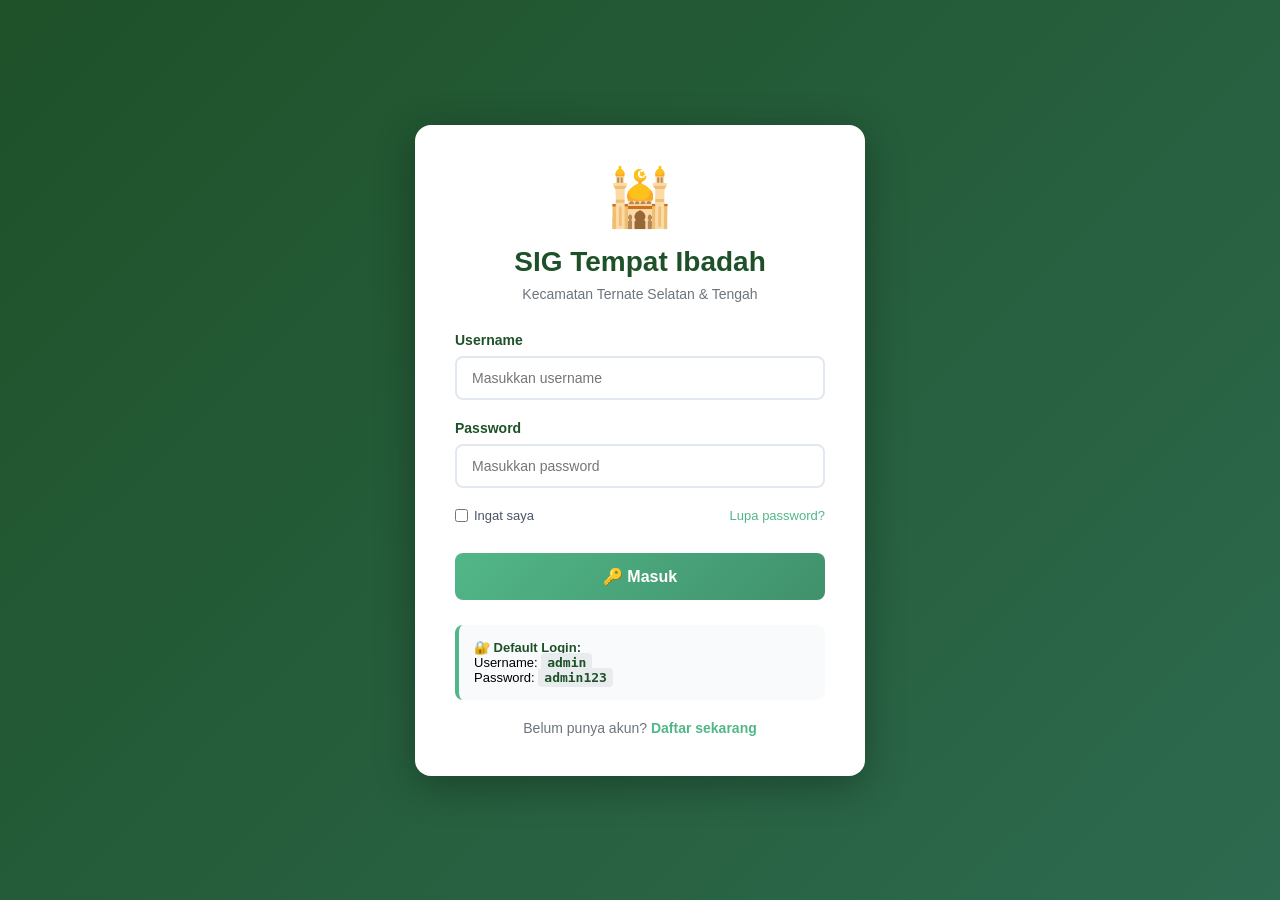
<file: index.html>
<!DOCTYPE html>
<html lang="id">
<head>
    <meta charset="UTF-8">
    <meta name="viewport" content="width=device-width, initial-scale=1.0">
    <title>Login - SIG Tempat Ibadah Ternate</title>
    <link rel="stylesheet" href="https://cdnjs.cloudflare.com/ajax/libs/font-awesome/6.4.0/css/all.min.css">
    
    <!-- Load config.js untuk konsistensi (opsional, untuk future expansion) -->
    <script src="js/config.js"></script>
    
    <style>
        * { margin: 0; padding: 0; box-sizing: border-box; }
        body {
            font-family: 'Segoe UI', Tahoma, Geneva, Verdana, sans-serif;
            background: linear-gradient(135deg, #1e5128 0%, #2d6a4f 100%);
            min-height: 100vh;
            display: flex;
            align-items: center;
            justify-content: center;
            padding: 20px;
        }
        
        .login-container {
            background: white;
            padding: 40px;
            border-radius: 16px;
            box-shadow: 0 10px 40px rgba(0,0,0,0.3);
            width: 100%;
            max-width: 450px;
            animation: slideUp 0.4s ease;
        }
        
        @keyframes slideUp {
            from { opacity: 0; transform: translateY(20px); }
            to { opacity: 1; transform: translateY(0); }
        }
        
        .logo { text-align: center; margin-bottom: 30px; }
        .logo-icon { font-size: 56px; margin-bottom: 15px; color: #52b788; }
        .logo h1 { color: #1e5128; margin-bottom: 8px; font-size: 28px; }
        .logo p { color: #6c757d; font-size: 14px; }
        
        .form-group { margin-bottom: 20px; }
        .form-group label {
            display: block; margin-bottom: 8px;
            font-weight: 600; color: #1e5128; font-size: 14px;
        }
        .form-group input {
            width: 100%; padding: 12px 15px;
            border: 2px solid #e2e8f0; border-radius: 8px;
            font-size: 14px; transition: all 0.3s;
        }
        .form-group input:focus {
            outline: none; border-color: #52b788;
            box-shadow: 0 0 0 3px rgba(82, 183, 136, 0.1);
        }
        
        .form-options {
            display: flex; justify-content: space-between;
            align-items: center; margin-bottom: 20px; font-size: 13px;
        }
        .form-options label {
            display: flex; align-items: center; gap: 6px;
            color: #4a5568; cursor: pointer;
        }
        .form-options input { cursor: pointer; }
        
        .btn-login {
            width: 100%; padding: 14px;
            background: linear-gradient(135deg, #52b788 0%, #40916c 100%);
            color: white; border: none; border-radius: 8px;
            font-size: 16px; font-weight: 600;
            cursor: pointer; transition: all 0.3s; margin-top: 10px;
        }
        .btn-login:hover { 
            transform: translateY(-2px);
            box-shadow: 0 5px 15px rgba(82, 183, 136, 0.4);
        }
        .btn-login:disabled {
            opacity: 0.6; cursor: not-allowed; transform: none;
        }
        
        .info-box {
            margin-top: 25px; padding: 15px;
            background: #f8fafc; border-radius: 8px;
            font-size: 13px; border-left: 4px solid #52b788;
        }
        .info-box strong { color: #1e5128; }
        .info-box code {
            background: #e9ecef; padding: 2px 6px;
            border-radius: 4px; color: #1e5128; font-weight: 600;
        }
        
        .error-message {
            background: #fee; color: #c53030;
            padding: 12px; border-radius: 8px;
            margin-bottom: 15px; display: none;
            border-left: 4px solid #e63946;
            animation: shake 0.3s ease;
        }
        @keyframes shake {
            0%, 100% { transform: translateX(0); }
            25% { transform: translateX(-5px); }
            75% { transform: translateX(5px); }
        }
        
        .register-link {
            text-align: center; margin-top: 20px;
            color: #6c757d; font-size: 14px;
        }
        .register-link a {
            color: #52b788; text-decoration: none;
            font-weight: 600; cursor: pointer;
        }
        .register-link a:hover { text-decoration: underline; }
        
        /* Toast Notification */
        .toast {
            position: fixed; top: 20px; right: 20px;
            padding: 12px 20px; border-radius: 8px;
            color: white; font-weight: 500; z-index: 9999;
            animation: slideIn 0.3s ease;
        }
        .toast.success { background: #52b788; }
        .toast.error { background: #e63946; }
        @keyframes slideIn {
            from { transform: translateX(100%); opacity: 0; }
            to { transform: translateX(0); opacity: 1; }
        }
        
        /* Responsive */
        @media (max-width: 480px) {
            .login-container { padding: 30px 25px; }
            .logo h1 { font-size: 24px; }
        }
    </style>
</head>
<body>
    <div class="login-container">
        <div class="logo">
            <div class="logo-icon">🕌</div>
            <h1>SIG Tempat Ibadah</h1>
            <p>Kecamatan Ternate Selatan & Tengah</p>
        </div>
        
        <div id="errorMsg" class="error-message"></div>
        
        <form id="loginForm">
            <div class="form-group">
                <label>Username</label>
                <input type="text" id="username" placeholder="Masukkan username" required autocomplete="username">
            </div>
            
            <div class="form-group">
                <label>Password</label>
                <input type="password" id="password" placeholder="Masukkan password" required autocomplete="current-password">
            </div>
            
            <div class="form-options">
                <label>
                    <input type="checkbox" id="rememberMe"> Ingat saya
                </label>
                <a href="#" style="color: #52b788; text-decoration: none;" onclick="showToast('Hubungi admin untuk reset password', 'error')">Lupa password?</a>
            </div>
            
            <button type="submit" class="btn-login" id="btnLogin">🔑 Masuk</button>
        </form>
        
        <div class="info-box">
            <strong>🔐 Default Login:</strong><br>
            Username: <code>admin</code><br>
            Password: <code>admin123</code>
        </div>
        
        <div class="register-link">
            Belum punya akun? <a id="btnRegister">Daftar sekarang</a>
        </div>
    </div>

    <script>
        // ===================================================================
        // AUTH CHECK - Jika sudah login, langsung ke dashboard
        // ===================================================================
        if (localStorage.getItem('isLoggedIn') === 'true') {
            window.location.href = 'dashboard.html';
        }

        // ===================================================================
        // FIX LINK REGISTER - Menggunakan JavaScript agar pasti berfungsi
        // ===================================================================
        document.getElementById('btnRegister').addEventListener('click', function(e) {
            e.preventDefault();
            // Gunakan assign() untuk kompatibilitas lebih baik
            window.location.assign('register.html');
        });

        // ===================================================================
        // LOGIN FORM HANDLER
        // ===================================================================
        document.getElementById('loginForm').addEventListener('submit', async function(e) {
            e.preventDefault();
            
            const username = document.getElementById('username').value.trim();
            const password = document.getElementById('password').value;
            const rememberMe = document.getElementById('rememberMe').checked;
            const errorMsg = document.getElementById('errorMsg');
            const btnLogin = document.getElementById('btnLogin');
            
            // Reset error
            errorMsg.style.display = 'none';
            errorMsg.textContent = '';
            
            // Validation: minimal length
            if (password.length < 6 && username !== 'admin') {
                errorMsg.textContent = '❌ Password minimal 6 karakter!';
                errorMsg.style.display = 'block';
                return;
            }
            
            // Disable button & show loading
            btnLogin.disabled = true;
            btnLogin.innerHTML = '<i class="fas fa-spinner fa-spin"></i> Memeriksa...';
            
            // Simulate network delay (bisa dihapus jika ingin instant)
            await new Promise(resolve => setTimeout(resolve, 400));
            
            // Get registered users from localStorage
            const users = JSON.parse(localStorage.getItem('users')) || [];
            
            // Check: Default Admin OR Registered User
            const isAdmin = (username === 'admin' && password === 'admin123');
            const registeredUser = users.find(u => u.username === username && u.password === password);
            
            if (isAdmin || registeredUser) {
                // ✅ LOGIN BERHASIL
                
                // Get user data
                const userData = isAdmin ? {
                    username: 'admin',
                    nama: 'Administrator',
                    email: 'admin@sig-ternate.id',
                    role: 'Super Admin'
                } : {
                    username: registeredUser.username,
                    nama: registeredUser.nama,
                    email: registeredUser.email,
                    role: registeredUser.role
                };
                
                // Save login session
                localStorage.setItem('isLoggedIn', 'true');
                localStorage.setItem('currentUser', JSON.stringify(userData));
                localStorage.setItem('loginTime', new Date().toISOString());
                
                if (rememberMe) {
                    localStorage.setItem('rememberedUser', username);
                }
                
                // Show success & redirect
                showToast('✅ Login berhasil! Mengalihkan...', 'success');
                
                // Redirect dengan replace agar tidak bisa back ke login
                setTimeout(() => {
                    window.location.replace('dashboard.html');
                }, 1000);
                
            } else {
                // ❌ LOGIN GAGAL
                errorMsg.textContent = '❌ Username atau password salah!';
                errorMsg.style.display = 'block';
                
                // Shake animation for error
                errorMsg.style.animation = 'none';
                setTimeout(() => {
                    errorMsg.style.animation = 'shake 0.3s ease';
                }, 10);
                
                // Reset button
                btnLogin.disabled = false;
                btnLogin.innerHTML = '🔑 Masuk';
                
                // Clear password & focus
                document.getElementById('password').value = '';
                document.getElementById('password').focus();
            }
        });

        // ===================================================================
        // TOAST NOTIFICATION
        // ===================================================================
        function showToast(message, type) {
            // Remove existing toast
            const existing = document.querySelector('.toast');
            if (existing) existing.remove();
            
            const toast = document.createElement('div');
            toast.className = `toast ${type}`;
            toast.textContent = message;
            document.body.appendChild(toast);
            
            // Auto remove after 3 seconds
            setTimeout(() => {
                toast.style.opacity = '0';
                toast.style.transition = 'opacity 0.3s ease';
                setTimeout(() => toast.remove(), 300);
            }, 3000);
        }

        // ===================================================================
        // AUTO-FILL REMEMBERED USER
        // ===================================================================
        window.addEventListener('load', function() {
            const remembered = localStorage.getItem('rememberedUser');
            if (remembered) {
                document.getElementById('username').value = remembered;
                document.getElementById('rememberMe').checked = true;
                document.getElementById('password').focus();
            }
        });

        // ===================================================================
        // KEYBOARD SHORTCUT: Enter di password field = submit
        // ===================================================================
        document.getElementById('password').addEventListener('keypress', function(e) {
            if (e.key === 'Enter') {
                e.preventDefault();
                document.getElementById('loginForm').requestSubmit();
            }
        });
    </script>
</body>
</html>
</file>
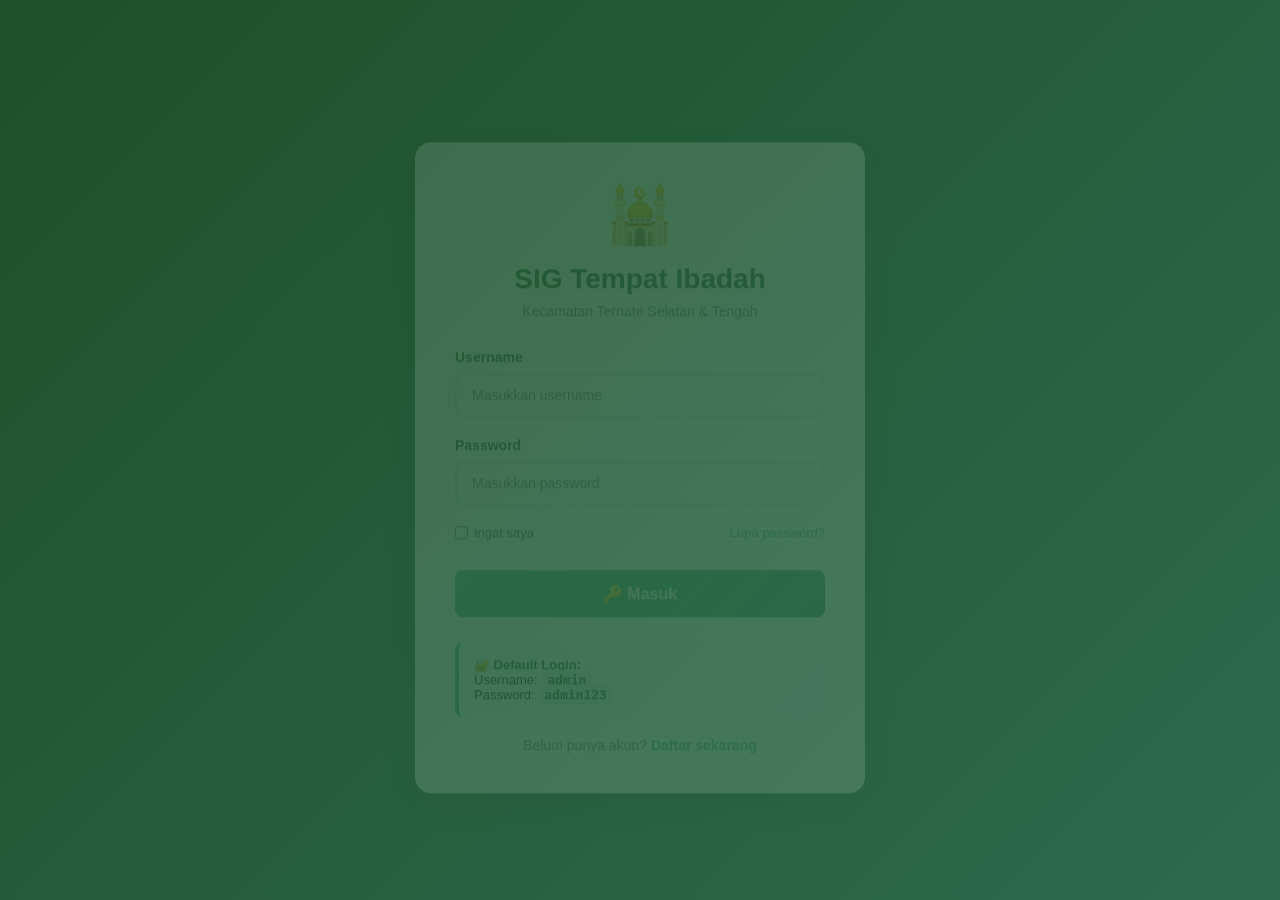
<file: data.html>
<!DOCTYPE html>
<html lang="id">
<head>
    <meta charset="UTF-8">
    <meta name="viewport" content="width=device-width, initial-scale=1.0">
    <title>Kelola Data - SIG Tempat Ibadah Ternate</title>
    <link rel="stylesheet" href="https://cdnjs.cloudflare.com/ajax/libs/font-awesome/6.4.0/css/all.min.css">
    <script src="js/config.js"></script>
    <style>
        * { margin: 0; padding: 0; box-sizing: border-box; }
        body { font-family: 'Segoe UI', Tahoma, Geneva, Verdana, sans-serif; background: #f8fafc; }
        .dashboard-wrapper { display: flex; min-height: 100vh; }
        .sidebar { width: 260px; background: linear-gradient(180deg, #1e5128 0%, #2d6a4f 100%); color: white; position: fixed; height: 100vh; left: 0; top: 0; z-index: 1000; display: flex; flex-direction: column; box-shadow: 4px 0 10px rgba(0,0,0,0.1); }
        .sidebar-header { padding: 25px 20px; border-bottom: 1px solid rgba(255,255,255,0.15); }
        .logo { display: flex; align-items: center; gap: 12px; font-size: 20px; font-weight: bold; }
        .logo i { font-size: 32px; color: #95d5b2; }
        .sidebar-nav { flex: 1; padding: 25px 0; }
        .nav-item { display: flex; align-items: center; gap: 12px; padding: 14px 20px; color: #d8f3dc; text-decoration: none; transition: all 0.3s; margin: 5px 12px; border-radius: 10px; cursor: pointer; }
        .nav-item:hover, .nav-item.active { background: rgba(255,255,255,0.15); color: white; }
        .nav-item i { font-size: 18px; width: 24px; }
        .sidebar-footer { padding: 20px; border-top: 1px solid rgba(255,255,255,0.15); }
        .btn-logout { width: 100%; padding: 12px; background: #e63946; color: white; border: none; border-radius: 8px; cursor: pointer; display: flex; align-items: center; justify-content: center; gap: 8px; font-size: 14px; font-weight: 600; transition: all 0.3s; }
        .btn-logout:hover { background: #d62839; transform: translateY(-2px); }
        .main-wrapper { flex: 1; margin-left: 260px; display: flex; flex-direction: column; }
        .top-header { background: white; padding: 25px 30px; box-shadow: 0 2px 8px rgba(0,0,0,0.06); border-bottom: 3px solid #52b788; }
        .top-header h1 { font-size: 26px; color: #1e5128; margin-bottom: 5px; }
        .top-header p { color: #6c757d; font-size: 14px; }
        .dashboard-content { padding: 30px; }
        .data-controls { display: flex; justify-content: space-between; align-items: center; margin-bottom: 20px; gap: 15px; flex-wrap: wrap; }
        .search-filter { display: flex; gap: 10px; flex: 1; min-width: 300px; }
        .search-filter input, .search-filter select { padding: 12px 15px; border: 1px solid #e2e8f0; border-radius: 8px; font-size: 14px; background: white; outline: none; transition: border-color 0.3s; }
        .search-filter input:focus { border-color: #52b788; }
        .search-filter input { flex: 2; }
        .btn { padding: 12px 20px; border: none; border-radius: 8px; cursor: pointer; font-weight: 600; font-size: 14px; display: flex; align-items: center; gap: 8px; transition: all 0.3s; }
        .btn-primary { background: #52b788; color: white; }
        .btn-primary:hover { background: #40916c; transform: translateY(-2px); }
        .btn-secondary { background: #e9ecef; color: #4a5568; }
        .btn-secondary:hover { background: #dee2e6; }
        .btn:disabled { opacity: 0.6; cursor: not-allowed; }
        .table-wrapper { background: white; border-radius: 12px; box-shadow: 0 2px 12px rgba(30, 81, 40, 0.08); overflow-x: auto; border: 1px solid #e9ecef; }
        table { width: 100%; border-collapse: collapse; }
        th, td { padding: 14px 12px; text-align: left; border-bottom: 1px solid #f1f3f5; font-size: 14px; }
        th { background: #f8fafc; font-weight: 600; color: #1e5128; font-size: 13px; text-transform: uppercase; }
        tr:hover { background: #f8fafc; }
        .badge { padding: 4px 8px; border-radius: 12px; font-size: 11px; font-weight: 600; }
        .badge-masjid { background: #d8f3dc; color: #1e5128; }
        .badge-gereja { background: #e3f2fd; color: #1565c0; }
        .btn-sm { padding: 6px 8px; font-size: 12px; border-radius: 6px; border: none; cursor: pointer; margin: 0 2px; transition: all 0.2s; }
        .btn-edit { background: #52b788; color: white; }
        .btn-delete { background: #e63946; color: white; }
        .btn-sm:hover { opacity: 0.85; transform: translateY(-1px); }
        .modal { display: none; position: fixed; top: 0; left: 0; width: 100%; height: 100%; background: rgba(0,0,0,0.5); z-index: 2000; justify-content: center; align-items: center; }
        .modal.active { display: flex; }
        .modal-box { background: white; width: 90%; max-width: 600px; border-radius: 12px; max-height: 90vh; overflow-y: auto; box-shadow: 0 10px 25px rgba(0,0,0,0.2); }
        .modal-header { padding: 20px; border-bottom: 1px solid #e9ecef; display: flex; justify-content: space-between; align-items: center; }
        .modal-header h3 { color: #1e5128; }
        .modal-close { cursor: pointer; font-size: 24px; color: #adb5bd; }
        .modal-body { padding: 20px; }
        .form-grid { display: grid; grid-template-columns: 1fr 1fr; gap: 15px; }
        .form-group { margin-bottom: 15px; }
        .form-group label { display: block; margin-bottom: 6px; font-size: 13px; font-weight: 600; color: #4a5568; }
        .form-group input, .form-group select, .form-group textarea { width: 100%; padding: 10px; border: 1px solid #e2e8f0; border-radius: 6px; font-size: 14px; outline: none; }
        .form-group input:focus { border-color: #52b788; }
        .form-group.full { grid-column: 1 / -1; }
        .modal-footer { padding: 15px 20px; border-top: 1px solid #e9ecef; display: flex; justify-content: flex-end; gap: 10px; }
        .loading-overlay { position: fixed; top: 0; left: 0; width: 100%; height: 100%; background: rgba(255,255,255,0.95); display: flex; justify-content: center; align-items: center; z-index: 9999; flex-direction: column; gap: 15px; }
        .loading-overlay.hidden { display: none; }
        .spinner { width: 50px; height: 50px; border: 5px solid #e2e8f0; border-top-color: #52b788; border-radius: 50%; animation: spin 1s linear infinite; }
        @keyframes spin { to { transform: rotate(360deg); } }
        .toast { position: fixed; bottom: 20px; right: 20px; padding: 15px 25px; border-radius: 8px; color: white; font-weight: 500; z-index: 9999; animation: slideIn 0.3s ease; }
        .toast.success { background: #52b788; }
        .toast.error { background: #e63946; }
        @keyframes slideIn { from { transform: translateX(100%); opacity: 0; } to { transform: translateX(0); opacity: 1; } }
    </style>
</head>
<body>
    <!-- Loading Overlay -->
    <div id="loading" class="loading-overlay">
        <div class="spinner"></div>
        <p>Memuat data dari database...</p>
    </div>

    <div class="dashboard-wrapper">
        <!-- Sidebar -->
        <aside class="sidebar">
            <div class="sidebar-header">
                <div class="logo">
                    <i class="fas fa-map-marked-alt"></i>
                    <span>SIG Ternate</span>
                </div>
            </div>
            <nav class="sidebar-nav">
                <a href="dashboard.html" class="nav-item"><i class="fas fa-home"></i><span>Dashboard</span></a>
                <a href="peta.html" class="nav-item"><i class="fas fa-map"></i><span>Peta</span></a>
                <a href="data.html" class="nav-item active"><i class="fas fa-database"></i><span>Data</span></a>
                <a href="user.html" class="nav-item"><i class="fas fa-user"></i><span>User</span></a>
            </nav>
            <div class="sidebar-footer">
                <button onclick="logout()" class="btn-logout">
                    <i class="fas fa-sign-out-alt"></i><span>Keluar</span>
                </button>
            </div>
        </aside>

        <!-- Main Content -->
        <div class="main-wrapper">
            <header class="top-header">
                <h1>Kelola Data Tempat Ibadah</h1>
                <p>Tambah, edit, dan hapus data tempat ibadah</p>
            </header>

            <main class="dashboard-content">
                <div class="data-controls">
                    <div class="search-filter">
                        <input type="text" id="searchInput" placeholder="🔍 Cari nama, alamat, atau kelurahan...">
                        <select id="filterKategori">
                            <option value="">Semua Kategori</option>
                            <option value="Masjid">Masjid</option>
                            <option value="Gereja">Gereja</option>
                        </select>
                    </div>
                    <button class="btn btn-primary" onclick="openModal()" id="btnAdd">
                        <i class="fas fa-plus"></i> Tambah Data
                    </button>
                </div>

                <div class="table-wrapper">
                    <table>
                        <thead>
                            <tr>
                                <th>No</th>
                                <th>Nama</th>
                                <th>Kategori</th>
                                <th>Kecamatan</th>
                                <th>Kelurahan</th>
                                <th>Alamat</th>
                                <th style="width: 100px;">Aksi</th>
                            </tr>
                        </thead>
                        <tbody id="tableBody">
                            <!-- Data dimuat di sini -->
                        </tbody>
                    </table>
                </div>
            </main>
        </div>
    </div>

    <!-- Modal Form -->
    <div id="formModal" class="modal">
        <div class="modal-box">
            <div class="modal-header">
                <h3 id="modalTitle">Tambah Data</h3>
                <span class="modal-close" onclick="closeModal()">&times;</span>
            </div>
            <form id="dataForm" class="modal-body">
                <input type="hidden" id="editId">
                <div class="form-grid">
                    <div class="form-group full">
                        <label>Nama Tempat Ibadah *</label>
                        <input type="text" id="nama" required>
                    </div>
                    <div class="form-group">
                        <label>Kategori *</label>
                        <select id="kategori" required>
                            <option value="">Pilih</option>
                            <option value="Masjid">Masjid</option>
                            <option value="Gereja">Gereja</option>
                        </select>
                    </div>
                    <div class="form-group">
                        <label>Kecamatan *</label>
                        <select id="kecamatan" required>
                            <option value="">Pilih</option>
                            <option value="Ternate Selatan">Ternate Selatan</option>
                            <option value="Ternate Tengah">Ternate Tengah</option>
                        </select>
                    </div>
                    <div class="form-group full">
                        <label>Kelurahan</label>
                        <input type="text" id="kelurahan" placeholder="Contoh: Makassar Barat">
                    </div>
                    <div class="form-group full">
                        <label>Alamat Lengkap *</label>
                        <textarea id="alamat" rows="2" required></textarea>
                    </div>
                    <div class="form-group">
                        <label>Latitude *</label>
                        <input type="number" step="any" id="latitude" required placeholder="Contoh: 0.789">
                    </div>
                    <div class="form-group">
                        <label>Longitude *</label>
                        <input type="number" step="any" id="longitude" required placeholder="Contoh: 127.367">
                    </div>
                </div>
            </form>
            <div class="modal-footer">
                <button type="button" class="btn btn-secondary" onclick="closeModal()">Batal</button>
                <button type="button" class="btn btn-primary" id="btnSave" onclick="saveData()">💾 Simpan</button>
            </div>
        </div>
    </div>

    <script>
        // ===================================================================
        // GLOBAL VARIABLES
        // ===================================================================
        let places = [];

        // ===================================================================
        // FORMAT MAPPING (Web ↔ Database) - SUDAH DIPERBAIKI
        // ===================================================================
        
        /**
         * Web → Database: Format data dari form agar cocok untuk Supabase
         * Mengirim nama kolom standar: latitude, longitude (BUKAN lintang/garis_bujur)
         */
        function formatForSupabase(data) {
            return {
                nama: data.nama,
                jenis: data.jenis,
                alamat: data.alamat,
                kelurahan: data.kelurahan || '',
                kecamatan: data.kecamatan || '',
                latitude: parseFloat(data.latitude) || 0,    // ✅ Kirim sebagai 'latitude'
                longitude: parseFloat(data.longitude) || 0,  // ✅ Kirim sebagai 'longitude'
                kapasitas: parseInt(data.kapasitas) || 0
            };
        }

        /**
         * Database → Web: Format data dari Supabase agar cocok untuk frontend
         * Mendukung kedua nama kolom untuk kompatibilitas
         */
        function formatFromSupabase(data) {
            if (!data || !Array.isArray(data)) return [];
            return data.map(item => ({
                id: item.id,  // ✅ Ambil 'id' langsung
                nama: item.nama,
                jenis: item.jenis,
                agama: item.jenis === 'Masjid' ? 'Islam' : 'Kristen',
                alamat: item.alamat || '',
                kelurahan: item.kelurahan || '-',
                kecamatan: item.kecamatan || '-',
                kapasitas: item.kapasitas || 0,
                // ✅ Fleksibel: ambil latitude atau lintang, longitude atau garis_bujur
                latitude: item.latitude !== undefined ? item.latitude : (item.lintang || 0),
                longitude: item.longitude !== undefined ? item.longitude : (item.garis_bujur || 0)
            }));
        }

        // ===================================================================
        // INIT & AUTH
        // ===================================================================
        window.addEventListener('load', async function() {
            if (localStorage.getItem('isLoggedIn') !== 'true') {
                window.location.href = 'index.html';
                return;
            }
            await loadData();
        });

        // ===================================================================
        // LOAD DATA FROM SUPABASE
        // ===================================================================
        async function loadData() {
            showLoading();
            try {
                console.log('🔄 Mengambil data dari Supabase...');
                
                const connected = await testConnection();
                if (!connected) {
                    throw new Error('Koneksi ke Supabase gagal');
                }
                
                const rawData = await getDataIbadah();
                console.log('✅ Raw data count:', rawData ? rawData.length : 0);
                
                places = formatFromSupabase(rawData);
                console.log('✅ Data loaded:', places.length, 'places');
                
            } catch (error) {
                console.error('❌ Load error:', error);
                showToast('Gagal memuat data dari database', 'error');
                places = [];
            } finally {
                hideLoading();
                renderTable();
            }
        }

        // ===================================================================
        // RENDER TABLE
        // ===================================================================
        function renderTable() {
            const tbody = document.getElementById('tableBody');
            const search = document.getElementById('searchInput').value.toLowerCase();
            const kat = document.getElementById('filterKategori').value;
            
            let filtered = places.filter(p => {
                const matchSearch = 
                    p.nama.toLowerCase().includes(search) || 
                    p.alamat.toLowerCase().includes(search) || 
                    (p.kelurahan && p.kelurahan.toLowerCase().includes(search)) ||
                    (p.kecamatan && p.kecamatan.toLowerCase().includes(search));
                const matchKat = !kat || p.jenis === kat;
                return matchSearch && matchKat;
            });

            tbody.innerHTML = '';
            
            if (filtered.length === 0) {
                tbody.innerHTML = '<tr><td colspan="7" style="text-align:center; padding: 30px; color: #888;">Tidak ada data ditemukan</td></tr>';
                return;
            }

            filtered.forEach((p, i) => {
                const badgeClass = p.jenis === 'Masjid' ? 'badge-masjid' : 'badge-gereja';
                tbody.innerHTML += `
                    <tr>
                        <td>${i + 1}</td>
                        <td><strong>${p.nama}</strong></td>
                        <td><span class="badge ${badgeClass}">${p.jenis}</span></td>
                        <td>${p.kecamatan}</td>
                        <td>${p.kelurahan}</td>
                        <td>${p.alamat}</td>
                        <td>
                            <button class="btn-sm btn-edit" onclick="editData(${p.id})" title="Edit">
                                <i class="fas fa-edit"></i>
                            </button>
                            <button class="btn-sm btn-delete" onclick="deleteData(${p.id})" title="Hapus">
                                <i class="fas fa-trash"></i>
                            </button>
                        </td>
                    </tr>`;
            });
        }

        // ===================================================================
        // MODAL FUNCTIONS
        // ===================================================================
        function openModal(id = null) {
            document.getElementById('formModal').classList.add('active');
            document.getElementById('dataForm').reset();
            document.getElementById('editId').value = '';
            document.getElementById('modalTitle').textContent = id ? 'Edit Data' : 'Tambah Data Baru';
            document.getElementById('btnSave').disabled = false;
            
            if (id) {
                const p = places.find(x => x.id === id);
                if (p) {
                    document.getElementById('editId').value = p.id;
                    document.getElementById('nama').value = p.nama;
                    document.getElementById('kategori').value = p.jenis;
                    document.getElementById('kecamatan').value = p.kecamatan;
                    document.getElementById('kelurahan').value = p.kelurahan === '-' ? '' : p.kelurahan;
                    document.getElementById('alamat').value = p.alamat;
                    document.getElementById('latitude').value = p.latitude;
                    document.getElementById('longitude').value = p.longitude;
                }
            }
        }

        function closeModal() {
            document.getElementById('formModal').classList.remove('active');
        }

        // ===================================================================
        // SAVE DATA (CREATE/UPDATE) - SUDAH DIPERBAIKI
        // ===================================================================
        async function saveData() {
            const form = document.getElementById('dataForm');
            if (!form.checkValidity()) { 
                form.reportValidity(); 
                return; 
            }

            const btnSave = document.getElementById('btnSave');
            const originalBtnText = btnSave.innerHTML;
            btnSave.disabled = true;
            btnSave.innerHTML = '<i class="fas fa-spinner fa-spin"></i> Menyimpan...';

            const editId = document.getElementById('editId').value;
            const jenis = document.getElementById('kategori').value;
            
            const newData = {
                nama: document.getElementById('nama').value,
                jenis: jenis,
                kecamatan: document.getElementById('kecamatan').value,
                kelurahan: document.getElementById('kelurahan').value,
                alamat: document.getElementById('alamat').value,
                latitude: parseFloat(document.getElementById('latitude').value),
                longitude: parseFloat(document.getElementById('longitude').value)
            };

            try {
                console.log('📝 Data to save:', newData);
                
                // ✅ PERBAIKAN: Gunakan formatForSupabase yang mengirim latitude/longitude
                const payload = formatForSupabase(newData);
                console.log('📦 Payload for Supabase:', payload);
                
                let success = false;
                let message = '';

                if (editId) {
                    // === MODE UPDATE ===
                    console.log('🔄 Updating record with ID:', editId);
                    success = await updateDataIbadah(parseInt(editId), payload);
                    message = success ? '✅ Data berhasil diupdate!' : '❌ Gagal mengupdate data';
                } else {
                    // === MODE CREATE ===
                    console.log('➕ Creating new record');
                    success = await saveDataIbadah(payload);
                    message = success ? '✅ Data berhasil ditambahkan!' : '❌ Gagal menambah data';
                }

                if (success) {
                    // Reload data terbaru dari database
                    await loadData();
                    showToast(message, 'success');
                    closeModal();
                } else {
                    console.error('❌ Save operation failed');
                    showToast(message, 'error');
                }

            } catch (error) {
                console.error('💥 Unexpected error in saveData:', error);
                showToast('Error: ' + error.message, 'error');
            } finally {
                btnSave.disabled = false;
                btnSave.innerHTML = originalBtnText;
            }
        }

        // ===================================================================
        // DELETE DATA - SUDAH DIPERBAIKI
        // ===================================================================
        async function deleteData(id) {
            if (!confirm('Yakin ingin menghapus data ini?')) return;
            
            const originalPlaces = [...places]; // Backup untuk rollback jika gagal
            
            try {
                console.log('🗑️ Deleting record with ID:', id);
                
                // ✅ PERBAIKAN: Gunakan deleteDataIbadah dengan filter 'id'
                const success = await deleteDataIbadah(id);
                
                if (success) {
                    // Hapus dari array lokal
                    places = places.filter(p => p.id !== id);
                    renderTable();
                    showToast('✅ Data berhasil dihapus', 'success');
                } else {
                    // Rollback jika gagal
                    places = originalPlaces;
                    showToast('❌ Gagal menghapus data', 'error');
                }
            } catch (error) {
                console.error('💥 Error in deleteData:', error);
                places = originalPlaces; // Rollback
                showToast('Error: ' + error.message, 'error');
            }
        }

        function editData(id) { 
            console.log('✏️ Edit clicked for ID:', id);
            openModal(id); 
        }

        // ===================================================================
        // UTILITIES
        // ===================================================================
        function showLoading() { 
            document.getElementById('loading').classList.remove('hidden'); 
        }
        
        function hideLoading() { 
            document.getElementById('loading').classList.add('hidden'); 
        }
        
        function showToast(msg, type) {
            // Remove existing toast
            const existing = document.querySelector('.toast');
            if (existing) existing.remove();
            
            const toast = document.createElement('div');
            toast.className = `toast ${type}`;
            toast.textContent = msg;
            document.body.appendChild(toast);
            
            // Auto remove after 3 seconds
            setTimeout(() => {
                toast.style.animation = 'slideIn 0.3s ease reverse';
                setTimeout(() => toast.remove(), 300);
            }, 3000);
        }
        
        function logout() {
            if (confirm('Apakah Anda yakin ingin keluar?')) {
                localStorage.removeItem('isLoggedIn');
                localStorage.removeItem('currentUser');
                window.location.href = 'index.html';
            }
        }

        // ===================================================================
        // EVENT LISTENERS
        // ===================================================================
        document.getElementById('searchInput').addEventListener('input', renderTable);
        document.getElementById('filterKategori').addEventListener('change', renderTable);
        
        // Close modal when clicking outside
        window.onclick = function(e) { 
            if (e.target.classList.contains('modal')) {
                closeModal(); 
            }
        };
    </script>
</body>
</html>
</file>
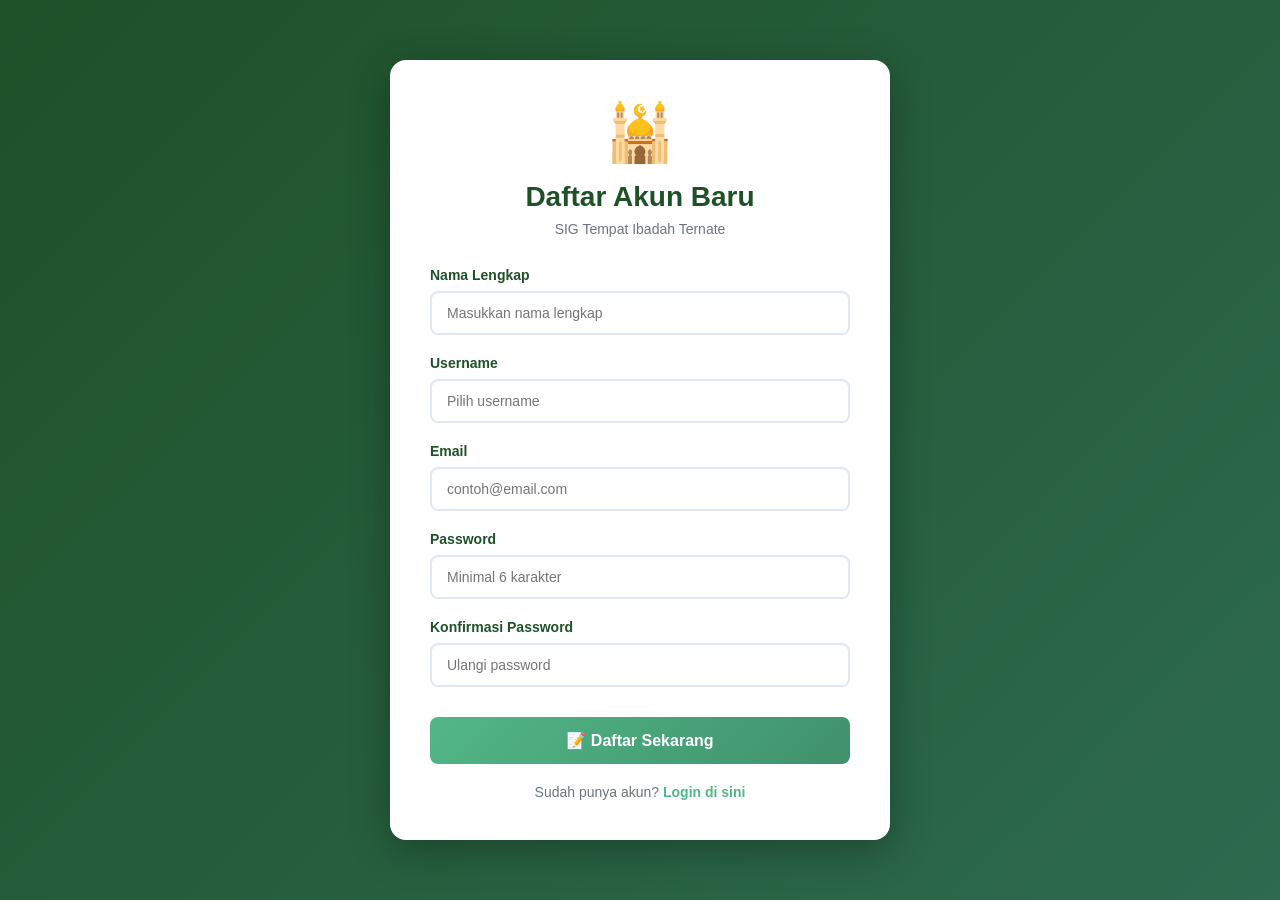
<file: register.html>
<!DOCTYPE html>
<html lang="id">
<head>
    <meta charset="UTF-8">
    <meta name="viewport" content="width=device-width, initial-scale=1.0">
    <title>Registrasi - SIG Tempat Ibadah Ternate</title>
    <style>
        * { margin: 0; padding: 0; box-sizing: border-box; }
        body {
            font-family: 'Segoe UI', Tahoma, Geneva, Verdana, sans-serif;
            background: linear-gradient(135deg, #1e5128 0%, #2d6a4f 100%);
            min-height: 100vh;
            display: flex;
            align-items: center;
            justify-content: center;
            padding: 20px;
        }
        
        .register-container {
            background: white;
            padding: 40px;
            border-radius: 16px;
            box-shadow: 0 10px 40px rgba(0,0,0,0.3);
            width: 100%;
            max-width: 500px;
        }
        
        .logo {
            text-align: center;
            margin-bottom: 30px;
        }
        
        .logo-icon {
            font-size: 56px;
            margin-bottom: 15px;
            color: #52b788;
        }
        
        .logo h1 { 
            color: #1e5128; 
            margin-bottom: 8px;
            font-size: 28px;
        }
        .logo p { color: #6c757d; font-size: 14px; }
        
        .form-group { margin-bottom: 20px; }
        .form-group label {
            display: block;
            margin-bottom: 8px;
            font-weight: 600;
            color: #1e5128;
            font-size: 14px;
        }
        
        .form-group input, .form-group select {
            width: 100%;
            padding: 12px 15px;
            border: 2px solid #e2e8f0;
            border-radius: 8px;
            font-size: 14px;
            transition: all 0.3s;
        }
        
        .form-group input:focus, .form-group select:focus {
            outline: none;
            border-color: #52b788;
            box-shadow: 0 0 0 3px rgba(82, 183, 136, 0.1);
        }
        
        .btn-register {
            width: 100%;
            padding: 14px;
            background: linear-gradient(135deg, #52b788 0%, #40916c 100%);
            color: white;
            border: none;
            border-radius: 8px;
            font-size: 16px;
            font-weight: 600;
            cursor: pointer;
            transition: all 0.3s;
            margin-top: 10px;
        }
        
        .btn-register:hover { 
            transform: translateY(-2px);
            box-shadow: 0 5px 15px rgba(82, 183, 136, 0.4);
        }
        
        .btn-register:disabled {
            opacity: 0.6;
            cursor: not-allowed;
            transform: none;
        }
        
        .error-message, .success-message {
            padding: 12px;
            border-radius: 8px;
            margin-bottom: 15px;
            display: none;
        }
        
        .error-message {
            background: #fee;
            color: #c53030;
            border-left: 4px solid #e63946;
        }
        
        .success-message {
            background: #d8f3dc;
            color: #1e5128;
            border-left: 4px solid #52b788;
        }
        
        .login-link {
            text-align: center;
            margin-top: 20px;
            color: #6c757d;
            font-size: 14px;
        }
        
        .login-link a {
            color: #52b788;
            text-decoration: none;
            font-weight: 600;
        }
        
        .login-link a:hover { text-decoration: underline; }
    </style>
</head>
<body>
    <div class="register-container">
        <div class="logo">
            <div class="logo-icon">🕌</div>
            <h1>Daftar Akun Baru</h1>
            <p>SIG Tempat Ibadah Ternate</p>
        </div>
        
        <div id="errorMsg" class="error-message"></div>
        <div id="successMsg" class="success-message"></div>
        
        <form id="registerForm">
            <div class="form-group">
                <label>Nama Lengkap</label>
                <input type="text" id="nama" placeholder="Masukkan nama lengkap" required>
            </div>
            
            <div class="form-group">
                <label>Username</label>
                <input type="text" id="username" placeholder="Pilih username" required>
            </div>
            
            <div class="form-group">
                <label>Email</label>
                <input type="email" id="email" placeholder="contoh@email.com" required>
            </div>
            
            <div class="form-group">
                <label>Password</label>
                <input type="password" id="password" placeholder="Minimal 6 karakter" required minlength="6">
            </div>
            
            <div class="form-group">
                <label>Konfirmasi Password</label>
                <input type="password" id="confirmPassword" placeholder="Ulangi password" required>
            </div>
            
            <button type="submit" class="btn-register" id="btnDaftar">📝 Daftar Sekarang</button>
        </form>
        
        <div class="login-link">
            Sudah punya akun? <a href="index.html">Login di sini</a>
        </div>
    </div>

    <script>
        // Check if already logged in
        if (localStorage.getItem('isLoggedIn') === 'true') {
            window.location.href = 'dashboard.html';
        }

        document.getElementById('registerForm').addEventListener('submit', async function(e) {
            e.preventDefault();
            
            const nama = document.getElementById('nama').value.trim();
            const username = document.getElementById('username').value.trim();
            const email = document.getElementById('email').value.trim();
            const password = document.getElementById('password').value;
            const confirmPassword = document.getElementById('confirmPassword').value;
            const errorMsg = document.getElementById('errorMsg');
            const successMsg = document.getElementById('successMsg');
            const btnDaftar = document.getElementById('btnDaftar');
            
            // Reset messages
            errorMsg.style.display = 'none';
            successMsg.style.display = 'none';
            
            // Validation
            if (password !== confirmPassword) {
                errorMsg.textContent = '❌ Password dan konfirmasi password tidak cocok!';
                errorMsg.style.display = 'block';
                return;
            }
            
            if (password.length < 6) {
                errorMsg.textContent = '❌ Password minimal 6 karakter!';
                errorMsg.style.display = 'block';
                return;
            }
            
            // Get existing users
            const users = JSON.parse(localStorage.getItem('users')) || [];
            
            // Check if username already exists
            if (users.find(u => u.username === username)) {
                errorMsg.textContent = '❌ Username sudah digunakan! Coba username lain.';
                errorMsg.style.display = 'block';
                return;
            }
            
            // Disable button
            btnDaftar.disabled = true;
            btnDaftar.innerHTML = '<i class="fas fa-spinner fa-spin"></i> Mendaftar...';
            
            // Create new user
            const newUser = {
                id: Date.now(),
                nama: nama,
                username: username,
                email: email,
                password: password,
                role: 'User',
                registeredAt: new Date().toISOString()
            };
            
            // Simulate loading
            await new Promise(resolve => setTimeout(resolve, 1000));
            
            // Save user
            users.push(newUser);
            localStorage.setItem('users', JSON.stringify(users));
            
            // Show success message
            successMsg.textContent = '✅ Registrasi berhasil! Mengalihkan...';
            successMsg.style.display = 'block';
            
            // Auto login
            localStorage.setItem('isLoggedIn', 'true');
            localStorage.setItem('currentUser', JSON.stringify({
                username: username,
                nama: nama,
                email: email,
                role: 'User'
            }));
            localStorage.setItem('loginTime', new Date().toISOString());
            
            // Redirect to dashboard after 1.5 seconds
            setTimeout(() => {
                window.location.href = 'dashboard.html';
            }, 1500);
        });
    </script>
</body>
</html>
</file>
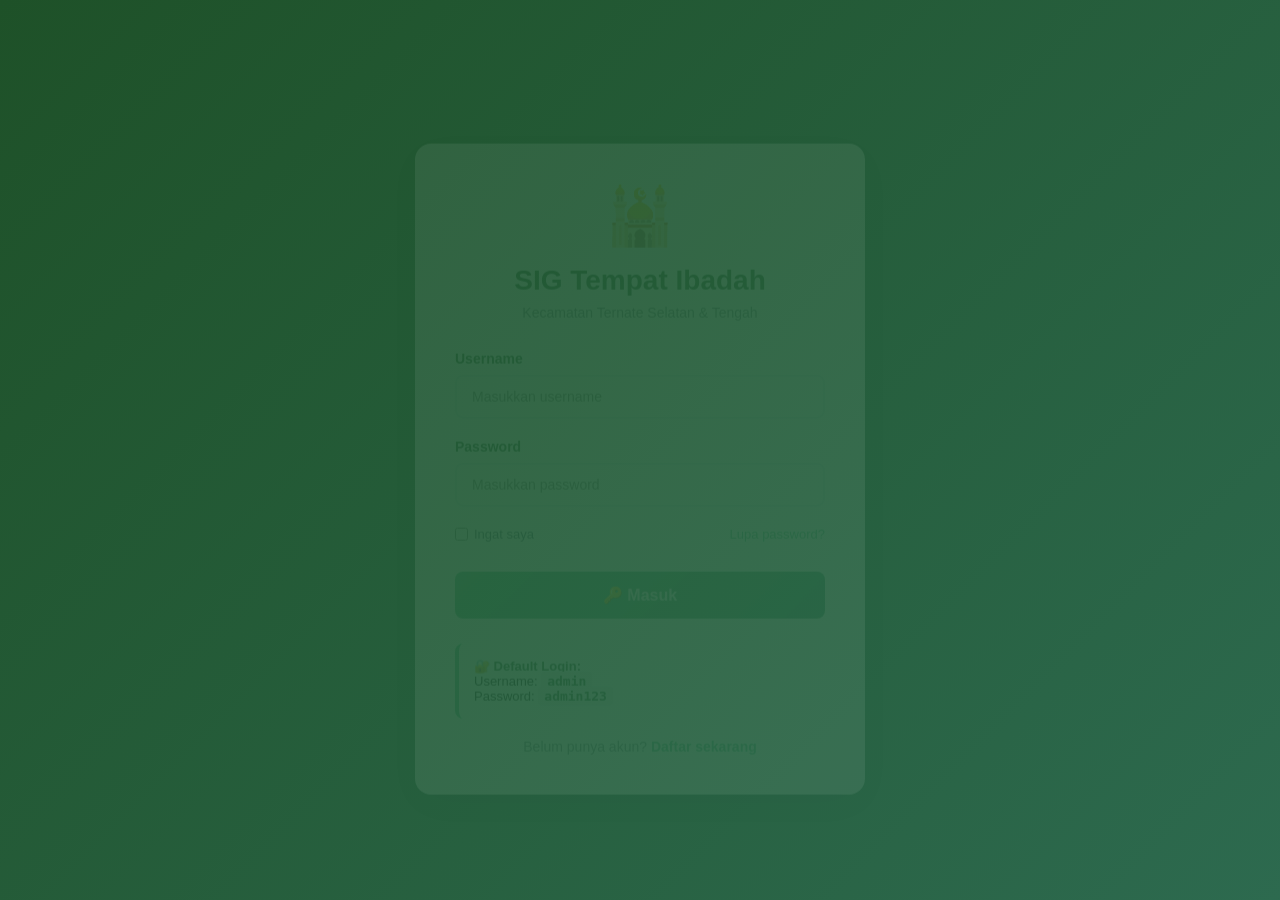
<file: user.html>
<!DOCTYPE html>
<html lang="id">
<head>
    <meta charset="UTF-8">
    <meta name="viewport" content="width=device-width, initial-scale=1.0">
    <title>Profil User - SIG Tempat Ibadah</title>
    <link rel="stylesheet" href="https://cdnjs.cloudflare.com/ajax/libs/font-awesome/6.4.0/css/all.min.css">
    <style>
        * { margin: 0; padding: 0; box-sizing: border-box; }
        body { font-family: 'Segoe UI', Tahoma, Geneva, Verdana, sans-serif; background: #f8fafc; }
        
        .dashboard-wrapper { display: flex; min-height: 100vh; }
        
        /* Sidebar - Tema Hijau */
        .sidebar {
            width: 260px;
            background: linear-gradient(180deg, #1e5128 0%, #2d6a4f 100%);
            color: white;
            position: fixed;
            height: 100vh;
            left: 0;
            top: 0;
            z-index: 1000;
            display: flex;
            flex-direction: column;
            box-shadow: 4px 0 10px rgba(0,0,0,0.1);
        }
        
        .sidebar-header { padding: 25px 20px; border-bottom: 1px solid rgba(255,255,255,0.15); }
        .logo { display: flex; align-items: center; gap: 12px; font-size: 20px; font-weight: bold; }
        .logo i { font-size: 32px; color: #95d5b2; }
        
        .sidebar-nav { flex: 1; padding: 25px 0; }
        .nav-item {
            display: flex; align-items: center; gap: 12px;
            padding: 14px 20px; color: #d8f3dc;
            text-decoration: none; transition: all 0.3s;
            margin: 5px 12px; border-radius: 10px; cursor: pointer;
        }
        .nav-item:hover, .nav-item.active { background: rgba(255,255,255,0.15); color: white; }
        .nav-item i { font-size: 18px; width: 24px; }
        
        .sidebar-footer { padding: 20px; border-top: 1px solid rgba(255,255,255,0.15); }
        .btn-logout {
            width: 100%; padding: 12px; background: #e63946; color: white;
            border: none; border-radius: 8px; cursor: pointer;
            display: flex; align-items: center; justify-content: center;
            gap: 8px; font-size: 14px; font-weight: 600; transition: all 0.3s;
        }
        .btn-logout:hover { background: #d62839; transform: translateY(-2px); }
        
        /* Main Content */
        .main-wrapper { flex: 1; margin-left: 260px; display: flex; flex-direction: column; }
        
        .top-header {
            background: white; padding: 25px 30px;
            box-shadow: 0 2px 8px rgba(0,0,0,0.06);
            border-bottom: 3px solid #52b788;
        }
        .top-header h1 { font-size: 26px; color: #1e5128; margin-bottom: 5px; }
        .top-header p { color: #6c757d; font-size: 14px; }
        
        .dashboard-content { padding: 30px; }
        
        /* Profile Card */
        .profile-card {
            background: white;
            border-radius: 16px;
            box-shadow: 0 2px 12px rgba(30, 81, 40, 0.08);
            max-width: 800px;
            margin: 0 auto;
            overflow: hidden;
            border: 1px solid #e9ecef;
        }
        
        .profile-header {
            background: linear-gradient(135deg, #52b788 0%, #2d6a4f 100%);
            color: white;
            padding: 50px 30px;
            text-align: center;
            position: relative;
        }
        
        .profile-avatar {
            width: 120px;
            height: 120px;
            border-radius: 50%;
            background: white;
            margin: 0 auto 20px;
            display: flex;
            align-items: center;
            justify-content: center;
            font-size: 56px;
            color: #52b788;
            box-shadow: 0 5px 15px rgba(0,0,0,0.2);
            border: 5px solid rgba(255,255,255,0.3);
        }
        
        .profile-header h2 { margin: 0 0 5px; font-size: 28px; }
        .profile-header p { margin: 0; opacity: 0.9; font-size: 15px; }
        
        .profile-body { padding: 35px; }
        
        .info-row {
            display: flex;
            padding: 18px 0;
            border-bottom: 1px solid #f1f3f5;
            align-items: center;
        }
        
        .info-row:last-child { border-bottom: none; }
        
        .info-label {
            width: 180px;
            font-weight: 600;
            color: #6c757d;
            display: flex;
            align-items: center;
            gap: 10px;
        }
        
        .info-label i { color: #52b788; width: 20px; }
        
        .info-value {
            flex: 1;
            color: #1e5128;
            font-weight: 500;
        }
        
        .badge-role {
            display: inline-block;
            padding: 5px 15px;
            background: #d8f3dc;
            color: #1e5128;
            border-radius: 20px;
            font-size: 13px;
            font-weight: 600;
        }
        
        .stats-info {
            background: #f8fafc;
            padding: 20px;
            border-radius: 10px;
            margin-top: 20px;
            display: grid;
            grid-template-columns: repeat(auto-fit, minmax(200px, 1fr));
            gap: 15px;
        }
        
        .stat-item {
            text-align: center;
            padding: 15px;
            background: white;
            border-radius: 8px;
            box-shadow: 0 2px 5px rgba(0,0,0,0.05);
        }
        
        .stat-item h4 { color: #52b788; font-size: 28px; margin: 0 0 5px; }
        .stat-item p { color: #6c757d; font-size: 13px; margin: 0; }
    </style>
</head>
<body>
    <div class="dashboard-wrapper">
        <aside class="sidebar">
            <div class="sidebar-header">
                <div class="logo">
                    <i class="fas fa-map-marked-alt"></i>
                    <span>SIG Ternate</span>
                </div>
            </div>
            
            <nav class="sidebar-nav">
                <a href="dashboard.html" class="nav-item">
                    <i class="fas fa-home"></i><span>Dashboard</span>
                </a>
                <a href="peta.html" class="nav-item">
                    <i class="fas fa-map"></i><span>Peta</span>
                </a>
                <a href="data.html" class="nav-item">
                    <i class="fas fa-database"></i><span>Data</span>
                </a>
                <a href="user.html" class="nav-item active">
                    <i class="fas fa-user"></i><span>User</span>
                </a>
            </nav>
            
            <div class="sidebar-footer">
                <button onclick="logout()" class="btn-logout">
                    <i class="fas fa-sign-out-alt"></i><span>Keluar</span>
                </button>
            </div>
        </aside>

        <div class="main-wrapper">
            <header class="top-header">
                <h1>Profil Pengguna</h1>
                <p>Informasi akun Anda</p>
            </header>

            <main class="dashboard-content">
                <div class="profile-card">
                    <div class="profile-header">
                        <div class="profile-avatar">
                            <i class="fas fa-user"></i>
                        </div>
                        <h2 id="userName">-</h2>
                        <p id="userRole">-</p>
                    </div>
                    
                    <div class="profile-body">
                        <div class="info-row">
                            <div class="info-label">
                                <i class="fas fa-user"></i> Username
                            </div>
                            <div class="info-value" id="userUsername">-</div>
                        </div>
                        <div class="info-row">
                            <div class="info-label">
                                <i class="fas fa-envelope"></i> Email
                            </div>
                            <div class="info-value" id="userEmail">-</div>
                        </div>
                        <div class="info-row">
                            <div class="info-label">
                                <i class="fas fa-shield-alt"></i> Role
                            </div>
                            <div class="info-value">
                                <span class="badge-role" id="userRoleBadge">-</span>
                            </div>
                        </div>
                        <div class="info-row">
                            <div class="info-label">
                                <i class="fas fa-calendar"></i> Tanggal Registrasi
                            </div>
                            <div class="info-value" id="userRegistered">-</div>
                        </div>
                        <div class="info-row">
                            <div class="info-label">
                                <i class="fas fa-clock"></i> Terakhir Login
                            </div>
                            <div class="info-value" id="lastLogin">-</div>
                        </div>
                        
                        <div class="stats-info">
                            <div class="stat-item">
                                <h4 id="totalData">0</h4>
                                <p>Total Data Tempat Ibadah</p>
                            </div>
                            <div class="stat-item">
                                <h4 id="totalMasjid">0</h4>
                                <p>Total Masjid</p>
                            </div>
                            <div class="stat-item">
                                <h4 id="totalGereja">0</h4>
                                <p>Total Gereja</p>
                            </div>
                        </div>
                    </div>
                </div>
            </main>
        </div>
    </div>

    <script>
        window.addEventListener('load', function() {
            // Check authentication
            if (localStorage.getItem('isLoggedIn') !== 'true') {
                window.location.href = 'index.html';
                return;
            }
            
            // Load user data
            const userData = JSON.parse(localStorage.getItem('currentUser'));
            if (userData) {
                document.getElementById('userName').textContent = userData.nama || userData.username;
                document.getElementById('userUsername').textContent = userData.username;
                document.getElementById('userEmail').textContent = userData.email || '-';
                document.getElementById('userRole').textContent = userData.role || 'User';
                document.getElementById('userRoleBadge').textContent = userData.role || 'User';
                
                if (userData.registeredAt) {
                    document.getElementById('userRegistered').textContent = 
                        new Date(userData.registeredAt).toLocaleDateString('id-ID', {
                            year: 'numeric',
                            month: 'long',
                            day: 'numeric'
                        });
                } else {
                    document.getElementById('userRegistered').textContent = 'Admin Account';
                }
            }
            
            // Load last login
            const loginTime = localStorage.getItem('loginTime');
            if (loginTime) {
                document.getElementById('lastLogin').textContent = 
                    new Date(loginTime).toLocaleString('id-ID');
            }
            
            // Load statistics
            const places = JSON.parse(localStorage.getItem('placesOfWorship')) || [];
            document.getElementById('totalData').textContent = places.length;
            document.getElementById('totalMasjid').textContent = 
                places.filter(p => p.jenis === 'Masjid').length;
            document.getElementById('totalGereja').textContent = 
                places.filter(p => p.jenis === 'Gereja').length;
        });

        function logout() {
            if(confirm('Apakah Anda yakin ingin keluar?')) {
                localStorage.removeItem('isLoggedIn');
                localStorage.removeItem('currentUser');
                window.location.href = 'index.html';
            }
        }
    </script>
</body>
</html>
</file>
